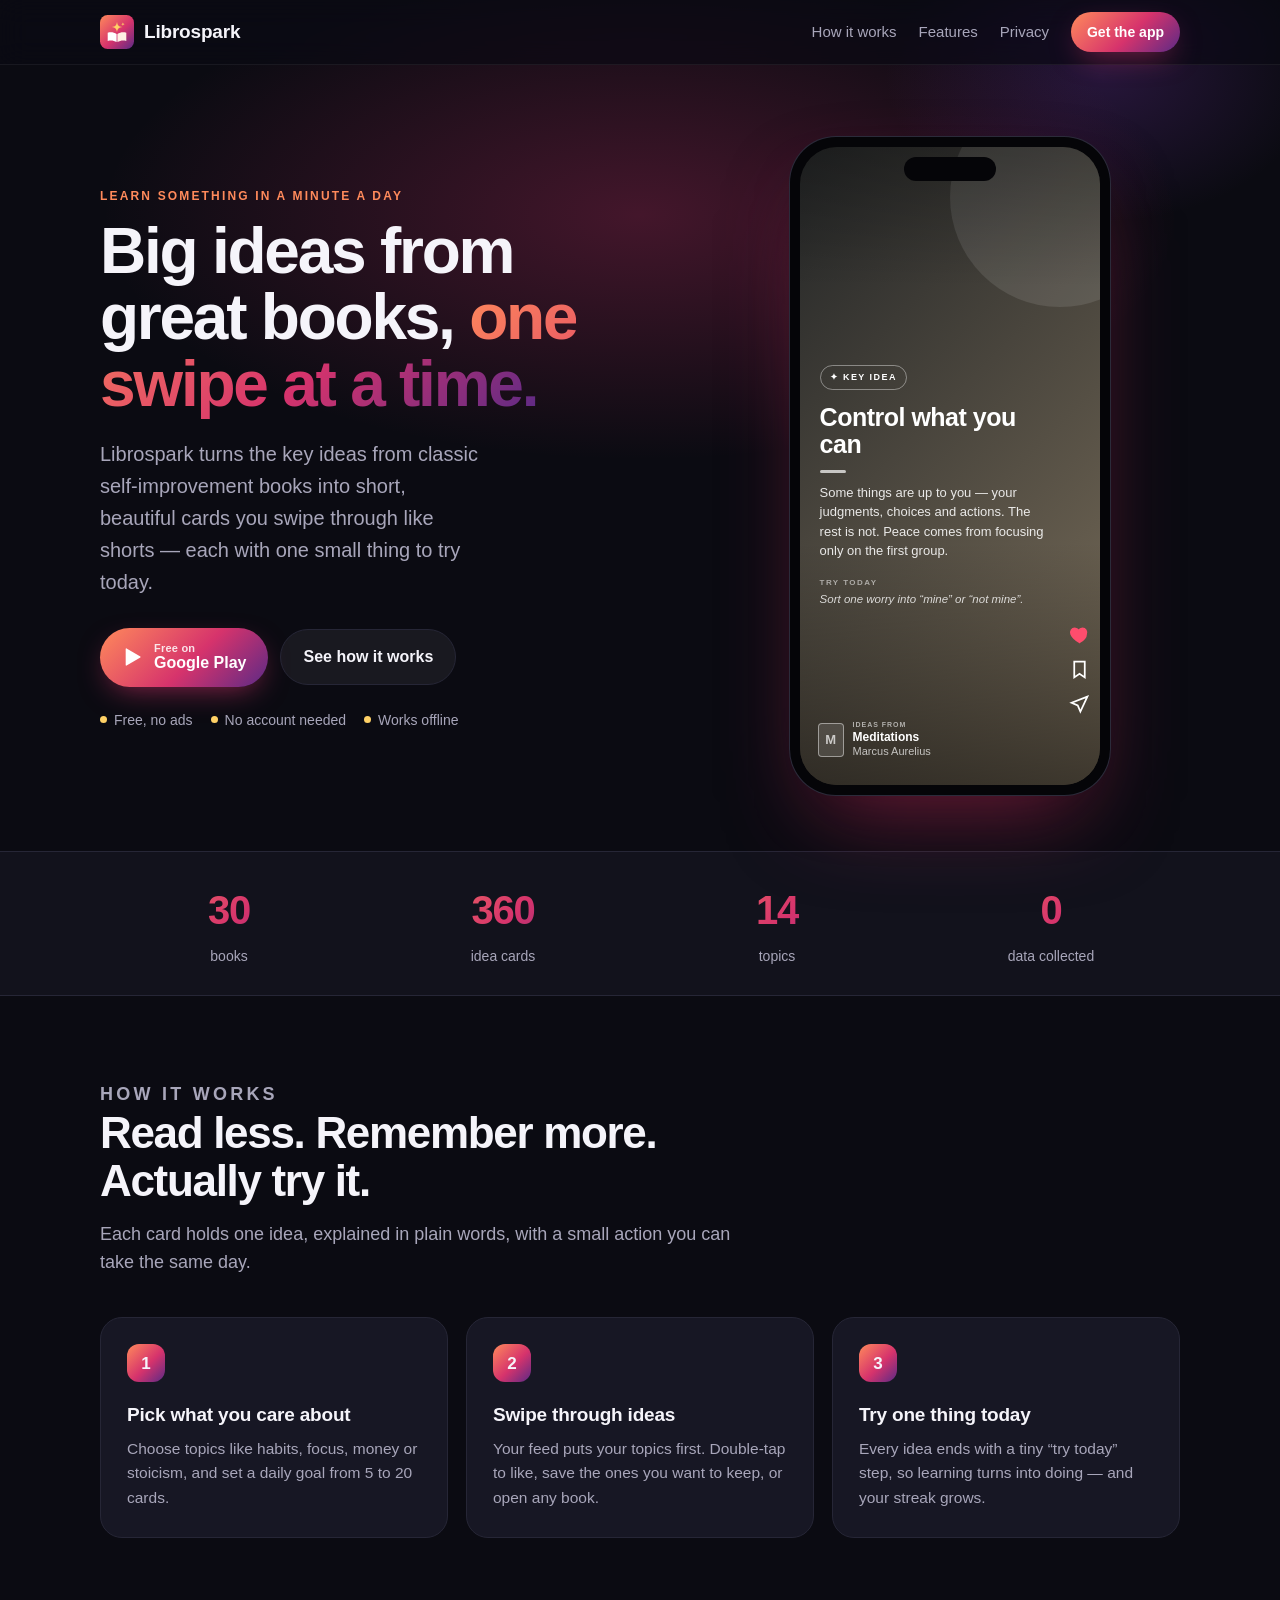
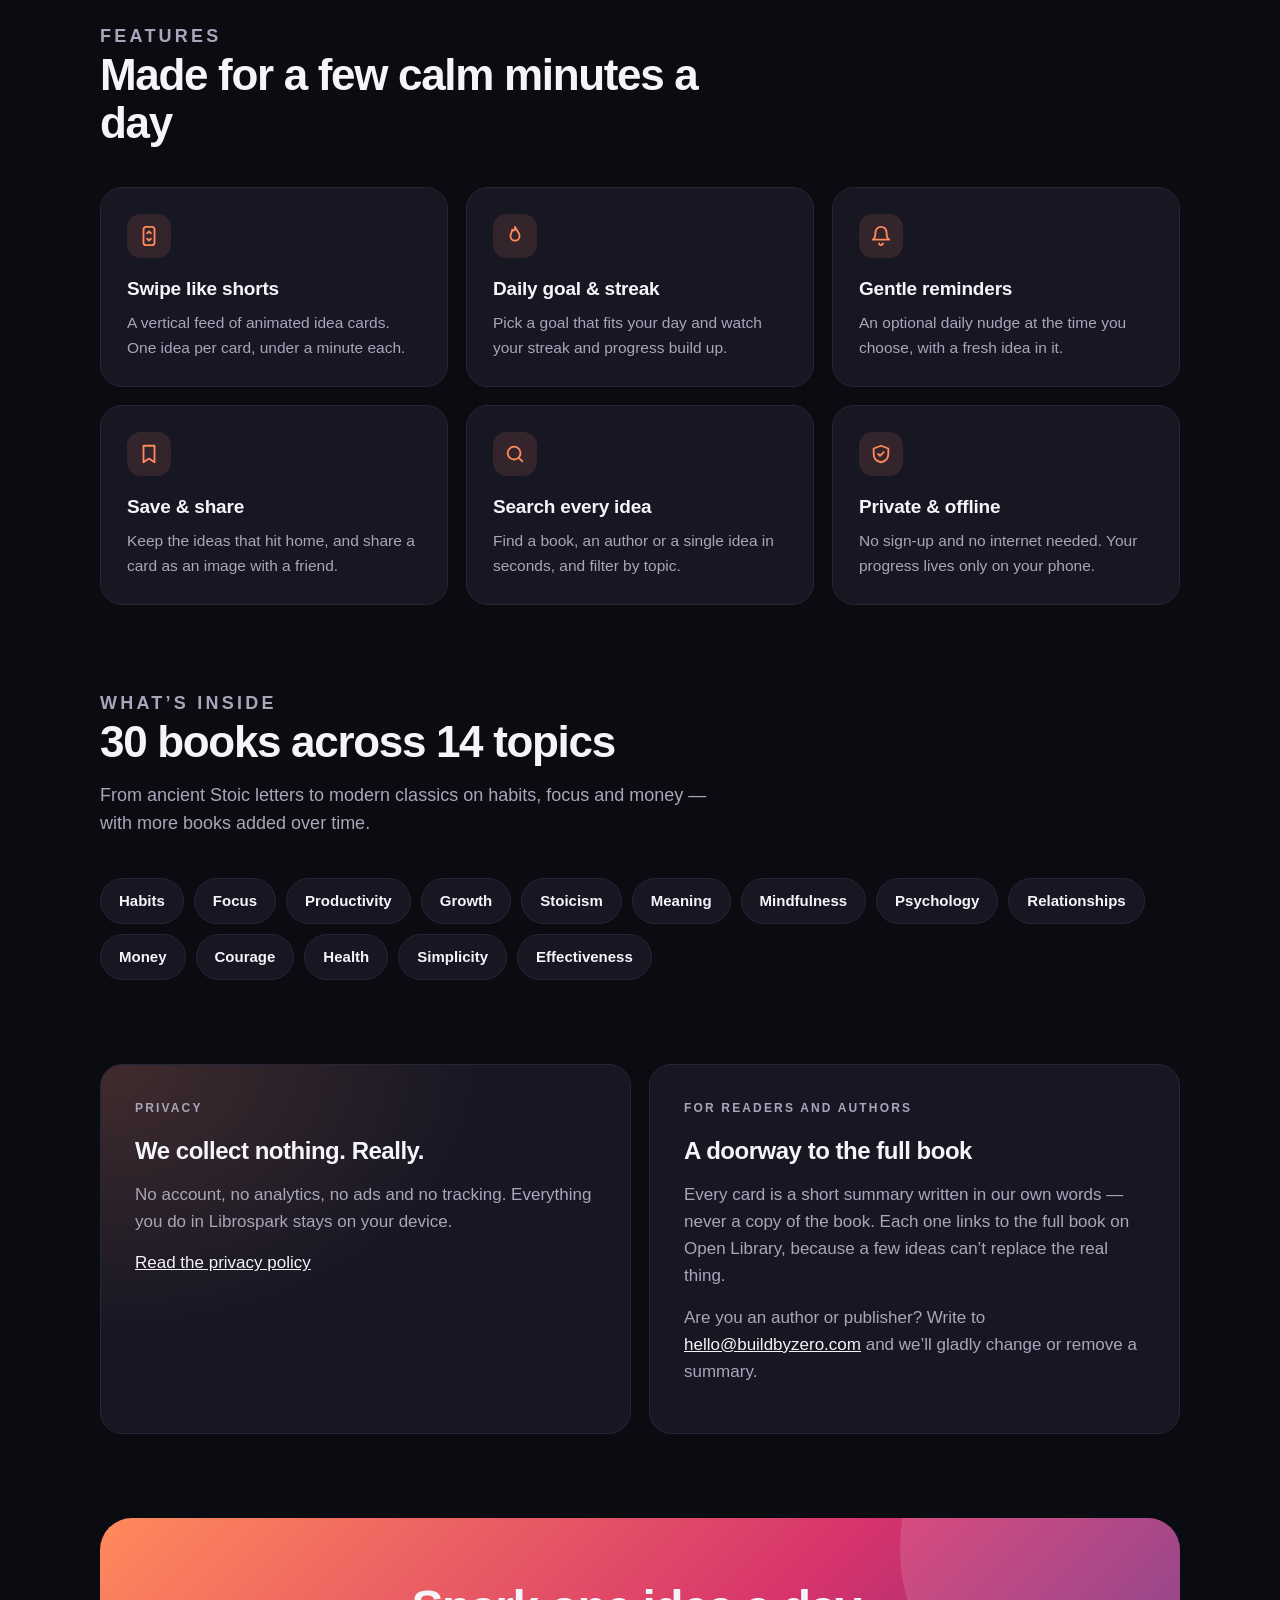
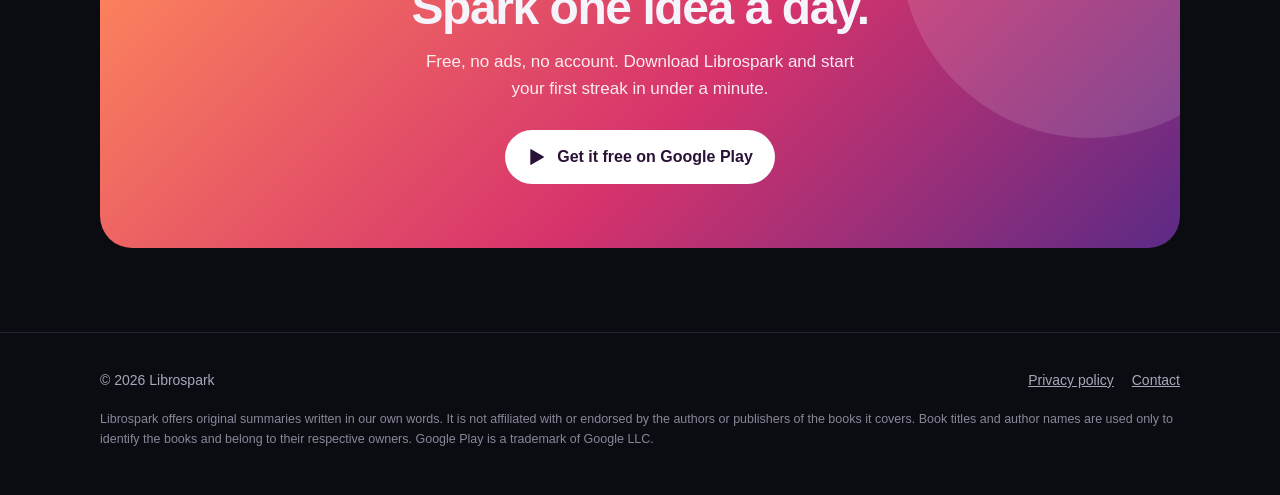
<file: index.html>
<!doctype html>
<html lang="en-GB">
<head>
  <meta charset="utf-8">
  <meta name="viewport" content="width=device-width, initial-scale=1">
  <title>Librospark: Book Summaries &amp; Key Ideas, One Swipe at a Time</title>
  <meta name="description" content="Librospark turns the key ideas from 30 classic self-improvement books into bite-sized cards you swipe through, each with one thing to try today. Free Android app: no ads, no account, works offline.">
  <link rel="canonical" href="https://librospark.com/">
  <meta name="robots" content="index, follow, max-image-preview:large">
  <meta name="theme-color" content="#0b0b12">
  <meta name="color-scheme" content="dark">

  <!-- Open Graph -->
  <meta property="og:type" content="website">
  <meta property="og:site_name" content="Librospark">
  <meta property="og:locale" content="en_GB">
  <meta property="og:url" content="https://librospark.com/">
  <meta property="og:title" content="Librospark: Big ideas from great books, one swipe at a time">
  <meta property="og:description" content="Key ideas from 30 classic self-improvement books as short cards you swipe through, each with one small thing to try today. Free, no ads, works offline.">
  <meta property="og:image" content="https://librospark.com/assets/og-image.jpg">
  <meta property="og:image:secure_url" content="https://librospark.com/assets/og-image.jpg">
  <meta property="og:image:type" content="image/jpeg">
  <meta property="og:image:width" content="1200">
  <meta property="og:image:height" content="630">
  <meta property="og:image:alt" content="Librospark app showing an idea card from Meditations by Marcus Aurelius, next to the line: Big ideas from great books, one swipe at a time.">

  <!-- Twitter / X -->
  <meta name="twitter:card" content="summary_large_image">
  <meta name="twitter:title" content="Librospark: Big ideas from great books, one swipe at a time">
  <meta name="twitter:description" content="Key ideas from 30 classic self-improvement books as short cards you swipe through. Free, no ads, works offline.">
  <meta name="twitter:image" content="https://librospark.com/assets/og-image.jpg">
  <meta name="twitter:image:alt" content="Librospark app showing an idea card from Meditations by Marcus Aurelius.">

  <link rel="icon" type="image/svg+xml" href="/assets/logo.svg">
  <link rel="icon" type="image/png" sizes="48x48" href="/assets/favicon.png">
  <link rel="apple-touch-icon" sizes="180x180" href="/assets/apple-touch-icon.png">

  <script type="application/ld+json">
  {
    "@context": "https://schema.org",
    "@graph": [
      {
        "@type": "WebSite",
        "@id": "https://librospark.com/#website",
        "url": "https://librospark.com/",
        "name": "Librospark",
        "inLanguage": "en-GB",
        "publisher": { "@id": "https://librospark.com/#organization" }
      },
      {
        "@type": "Organization",
        "@id": "https://librospark.com/#organization",
        "name": "Librospark",
        "url": "https://librospark.com/",
        "logo": "https://librospark.com/assets/apple-touch-icon.png",
        "email": "hello@buildbyzero.com",
        "sameAs": ["https://play.google.com/store/apps/details?id=com.librospark.app"]
      },
      {
        "@type": "MobileApplication",
        "@id": "https://librospark.com/#app",
        "name": "Librospark",
        "alternateName": "Librospark: Ideas from Books",
        "description": "Key ideas from 30 classic self-improvement books as short cards you swipe through, each with one small thing to try today. No ads, no account, works offline.",
        "url": "https://librospark.com/",
        "image": "https://librospark.com/assets/og-image.jpg",
        "operatingSystem": "Android",
        "applicationCategory": "EducationalApplication",
        "inLanguage": "en-GB",
        "installUrl": "https://play.google.com/store/apps/details?id=com.librospark.app",
        "downloadUrl": "https://play.google.com/store/apps/details?id=com.librospark.app",
        "offers": { "@type": "Offer", "price": "0", "priceCurrency": "USD" },
        "publisher": { "@id": "https://librospark.com/#organization" }
      }
    ]
  }
  </script>
  <link rel="stylesheet" href="/styles.css">
</head>
<body>
  <a class="skip" href="#main">Skip to content</a>

  <header class="nav">
    <div class="wrap">
      <a class="brand" href="/" aria-label="Librospark home">
        <img src="/assets/logo.svg" alt="" width="34" height="34">
        Librospark
      </a>
      <nav class="nav-links" aria-label="Main">
        <a href="#how">How it works</a>
        <a href="#features">Features</a>
        <a href="/privacy">Privacy</a>
        <a class="btn btn-primary" href="https://play.google.com/store/apps/details?id=com.librospark.app">Get the app</a>
      </nav>
    </div>
  </header>

  <main id="main">
    <section class="hero" aria-labelledby="hero-title">
      <div class="wrap">
        <div>
          <p class="eyebrow">Learn something in a minute a day</p>
          <h1 id="hero-title">Big ideas from great books, <span class="grad-text">one swipe at a time.</span></h1>
          <p class="lead">Librospark turns the key ideas from classic self-improvement books into short, beautiful cards you swipe through like shorts — each with one small thing to try today.</p>
          <div class="cta-row">
            <a class="btn btn-primary" href="https://play.google.com/store/apps/details?id=com.librospark.app">
              <svg width="22" height="22" viewBox="0 0 24 24" aria-hidden="true"><path fill="#fff" d="M4 3.2v17.6c0 .5.5.8 1 .6l15-8.8c.4-.3.4-.9 0-1.2L5 2.6c-.5-.2-1 .1-1 .6Z"/></svg>
              <span class="two-line"><small>Free on</small>Google Play</span>
            </a>
            <a class="btn btn-ghost" href="#how">See how it works</a>
          </div>
          <ul class="pills" aria-label="Highlights">
            <li>Free, no ads</li>
            <li>No account needed</li>
            <li>Works offline</li>
          </ul>
        </div>

        <div class="phone" role="img" aria-label="Librospark showing idea cards that change as you swipe">
          <div class="screen">
            <div class="track">
              <div class="slide s1">
                <span class="chip">✦ KEY IDEA</span>
                <h3>Control what you can</h3>
                <div class="rule"></div>
                <p>Some things are up to you — your judgments, choices and actions. The rest is not. Peace comes from focusing only on the first group.</p>
                <span class="try">TRY TODAY</span>
                <p>Sort one worry into “mine” or “not mine”.</p>
                <div class="from"><span class="badge">M</span><div><i>IDEAS FROM</i><b>Meditations</b><span>Marcus Aurelius</span></div></div>
              </div>
              <div class="slide s2">
                <span class="chip">✦ KEY IDEA</span>
                <h3>Time is all we own</h3>
                <div class="rule"></div>
                <p>We guard our money but give away our time freely. Yet time is the one thing we can never earn back.</p>
                <span class="try">TRY TODAY</span>
                <p>Notice who or what took your time today.</p>
                <div class="from"><span class="badge">L</span><div><i>IDEAS FROM</i><b>Letters from a Stoic</b><span>Seneca</span></div></div>
              </div>
              <div class="slide s3" style="background: linear-gradient(135deg, #b8860b, #5a3a12)">
                <span class="chip">⚡ TRY THIS</span>
                <h3>Keep a part of all you earn</h3>
                <div class="rule"></div>
                <p>Of every coin you earn, set aside at least one in ten for yourself. It is the first rule of building wealth.</p>
                <span class="try">TRY TODAY</span>
                <p>Save 10% of your next income.</p>
                <div class="from"><span class="badge">R</span><div><i>IDEAS FROM</i><b>The Richest Man in Babylon</b><span>George S. Clason</span></div></div>
              </div>
            </div>
            <div class="rail" aria-hidden="true">
              <svg viewBox="0 0 24 24"><path class="liked" d="M12 21s-7.5-4.6-9.5-9.4C1.2 8.4 3.3 5 6.6 5c2 0 3.4 1.1 4.4 2.5C12 6.1 13.4 5 15.4 5c3.3 0 5.4 3.4 4.1 6.6C19.5 16.4 12 21 12 21Z"/></svg>
              <svg viewBox="0 0 24 24"><path d="M6 3h12v18l-6-4-6 4V3Z"/></svg>
              <svg viewBox="0 0 24 24"><path d="M21 3 3 10l7 3 3 7 8-17Z"/></svg>
            </div>
          </div>
        </div>
      </div>
    </section>

    <div class="stats">
      <div class="wrap">
        <ul>
          <li><strong class="grad-text">30</strong><span>books</span></li>
          <li><strong class="grad-text">360</strong><span>idea cards</span></li>
          <li><strong class="grad-text">14</strong><span>topics</span></li>
          <li><strong class="grad-text">0</strong><span>data collected</span></li>
        </ul>
      </div>
    </div>

    <section id="how" aria-labelledby="how-title">
      <div class="wrap">
        <div class="section-head">
          <p class="eyebrow">How it works</p>
          <h2 id="how-title">Read less. Remember more. Actually try it.</h2>
          <p>Each card holds one idea, explained in plain words, with a small action you can take the same day.</p>
        </div>
        <ol class="steps">
          <li><h3>Pick what you care about</h3><p>Choose topics like habits, focus, money or stoicism, and set a daily goal from 5 to 20 cards.</p></li>
          <li><h3>Swipe through ideas</h3><p>Your feed puts your topics first. Double-tap to like, save the ones you want to keep, or open any book.</p></li>
          <li><h3>Try one thing today</h3><p>Every idea ends with a tiny “try today” step, so learning turns into doing — and your streak grows.</p></li>
        </ol>
      </div>
    </section>

    <section id="features" aria-labelledby="features-title" style="padding-top:0">
      <div class="wrap">
        <div class="section-head">
          <p class="eyebrow">Features</p>
          <h2 id="features-title">Made for a few calm minutes a day</h2>
        </div>
        <div class="features">
          <div class="feature">
            <div class="ic"><svg viewBox="0 0 24 24"><rect x="6" y="2" width="12" height="20" rx="3"/><path d="M10 9l2-2 2 2M10 15l2 2 2-2"/></svg></div>
            <h3>Swipe like shorts</h3><p>A vertical feed of animated idea cards. One idea per card, under a minute each.</p>
          </div>
          <div class="feature">
            <div class="ic"><svg viewBox="0 0 24 24"><path d="M12 2c1 4 5 5 5 10a5 5 0 0 1-10 0c0-3 2-4 2-7 2 1 3 2 3-3Z"/></svg></div>
            <h3>Daily goal &amp; streak</h3><p>Pick a goal that fits your day and watch your streak and progress build up.</p>
          </div>
          <div class="feature">
            <div class="ic"><svg viewBox="0 0 24 24"><path d="M18 8a6 6 0 0 0-12 0c0 7-3 8-3 8h18s-3-1-3-8M10 20a2 2 0 0 0 4 0"/></svg></div>
            <h3>Gentle reminders</h3><p>An optional daily nudge at the time you choose, with a fresh idea in it.</p>
          </div>
          <div class="feature">
            <div class="ic"><svg viewBox="0 0 24 24"><path d="M6 3h12v18l-6-4-6 4V3Z"/></svg></div>
            <h3>Save &amp; share</h3><p>Keep the ideas that hit home, and share a card as an image with a friend.</p>
          </div>
          <div class="feature">
            <div class="ic"><svg viewBox="0 0 24 24"><circle cx="11" cy="11" r="7"/><path d="m20 20-3.5-3.5"/></svg></div>
            <h3>Search every idea</h3><p>Find a book, an author or a single idea in seconds, and filter by topic.</p>
          </div>
          <div class="feature">
            <div class="ic"><svg viewBox="0 0 24 24"><path d="M12 3 4 6v6c0 5 3.5 8 8 9 4.5-1 8-4 8-9V6l-8-3Z"/><path d="m9 12 2 2 4-4"/></svg></div>
            <h3>Private &amp; offline</h3><p>No sign-up and no internet needed. Your progress lives only on your phone.</p>
          </div>
        </div>
      </div>
    </section>

    <section aria-labelledby="topics-title" style="padding-top:0">
      <div class="wrap">
        <div class="section-head">
          <p class="eyebrow">What’s inside</p>
          <h2 id="topics-title">30 books across 14 topics</h2>
          <p>From ancient Stoic letters to modern classics on habits, focus and money — with more books added over time.</p>
        </div>
        <ul class="topics">
          <li>Habits</li><li>Focus</li><li>Productivity</li><li>Growth</li><li>Stoicism</li><li>Meaning</li><li>Mindfulness</li>
          <li>Psychology</li><li>Relationships</li><li>Money</li><li>Courage</li><li>Health</li><li>Simplicity</li><li>Effectiveness</li>
        </ul>
      </div>
    </section>

    <section aria-label="Privacy and authors" style="padding-top:0">
      <div class="wrap split">
        <div class="panel glow">
          <p class="eyebrow">Privacy</p>
          <h3>We collect nothing. Really.</h3>
          <p>No account, no analytics, no ads and no tracking. Everything you do in Librospark stays on your device.</p>
          <p><a href="/privacy">Read the privacy policy</a></p>
        </div>
        <div class="panel">
          <p class="eyebrow">For readers and authors</p>
          <h3>A doorway to the full book</h3>
          <p>Every card is a short summary written in our own words — never a copy of the book. Each one links to the full book on Open Library, because a few ideas can’t replace the real thing.</p>
          <p>Are you an author or publisher? Write to <a href="mailto:hello@buildbyzero.com">hello@buildbyzero.com</a> and we’ll gladly change or remove a summary.</p>
        </div>
      </div>
    </section>

    <section class="final" aria-labelledby="final-title" style="padding-top:0">
      <div class="wrap">
        <div class="box">
          <h2 id="final-title">Spark one idea a day.</h2>
          <p>Free, no ads, no account. Download Librospark and start your first streak in under a minute.</p>
          <a class="btn" href="https://play.google.com/store/apps/details?id=com.librospark.app">
            <svg width="20" height="20" viewBox="0 0 24 24" aria-hidden="true"><path fill="#2a1236" d="M4 3.2v17.6c0 .5.5.8 1 .6l15-8.8c.4-.3.4-.9 0-1.2L5 2.6c-.5-.2-1 .1-1 .6Z"/></svg>
            Get it free on Google Play
          </a>
        </div>
      </div>
    </section>
  </main>

  <footer>
    <div class="wrap">
      <span>© 2026 Librospark</span>
      <nav aria-label="Footer">
        <a href="/privacy">Privacy policy</a>
        <a href="mailto:hello@buildbyzero.com">Contact</a>
      </nav>
      <p class="fine">Librospark offers original summaries written in our own words. It is not affiliated with or endorsed by the authors or publishers of the books it covers. Book titles and author names are used only to identify the books and belong to their respective owners. Google Play is a trademark of Google LLC.</p>
    </div>
  </footer>
</body>
</html>
</file>
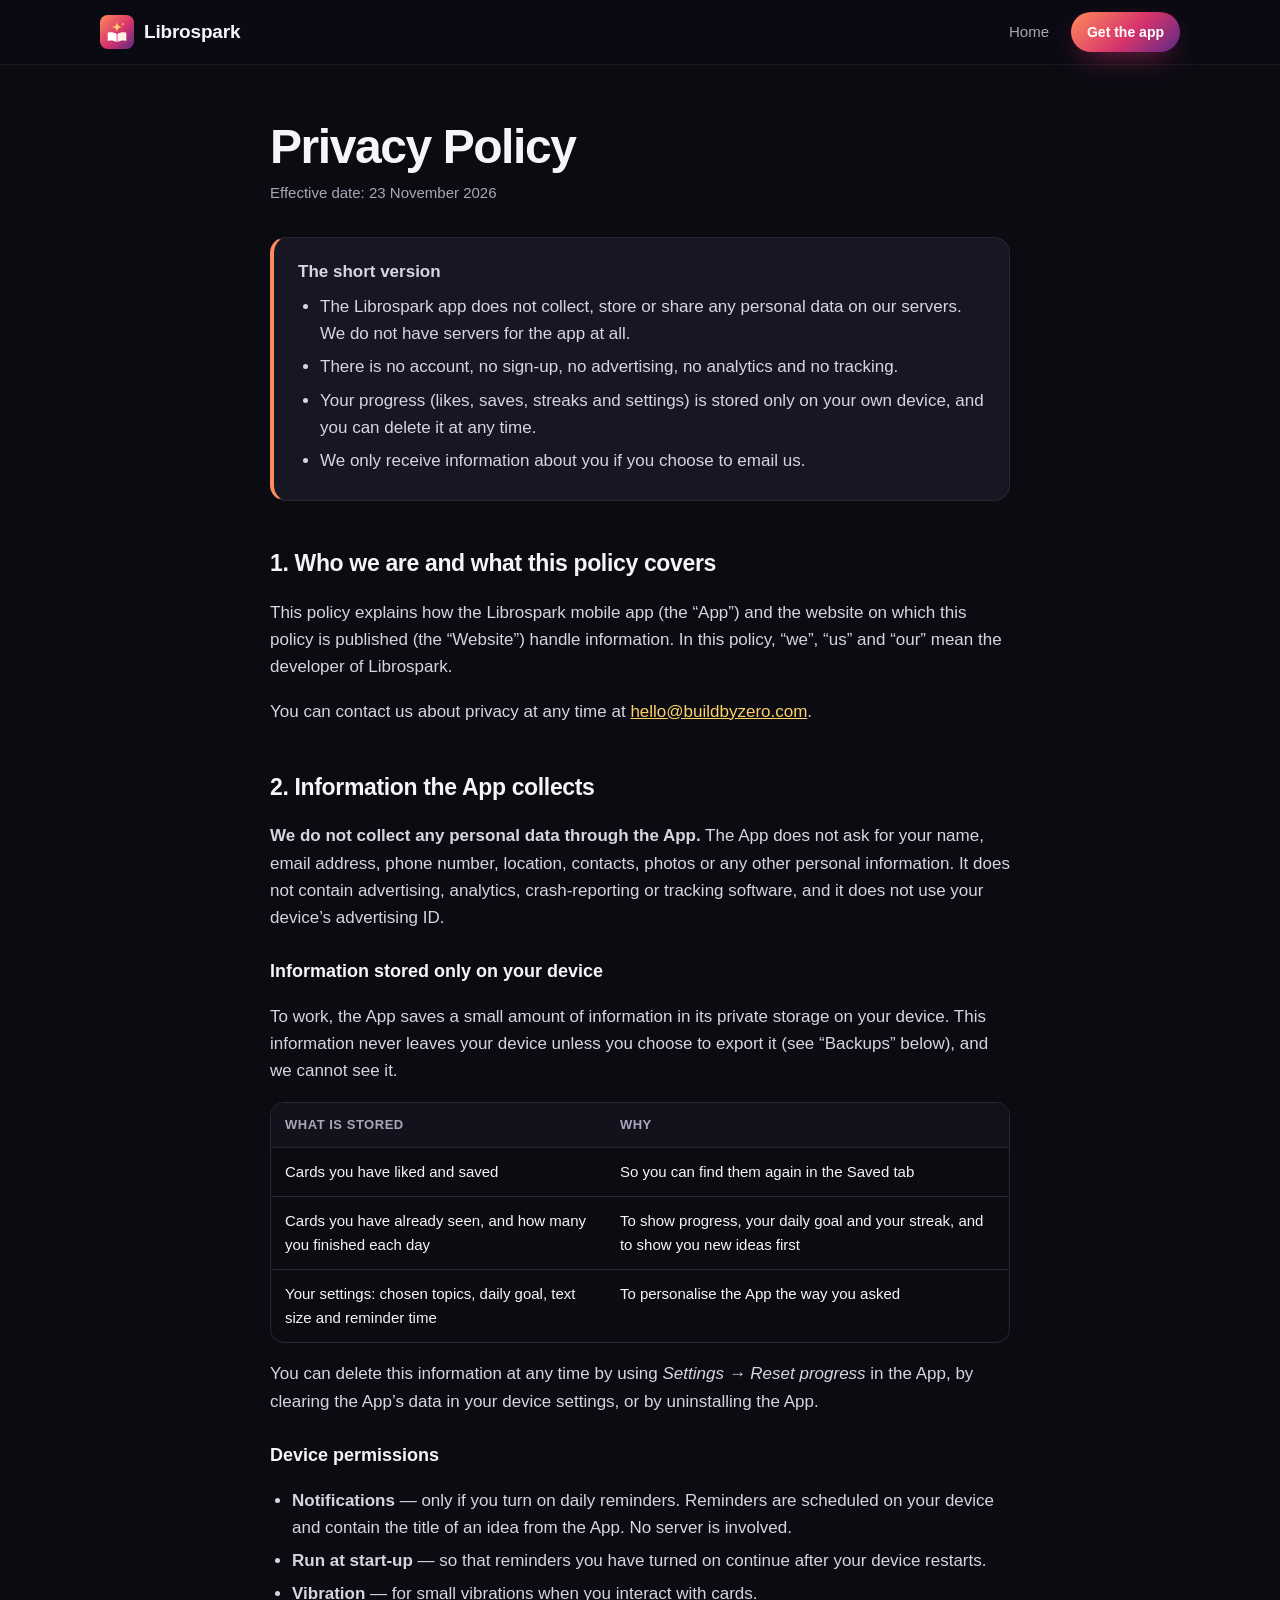
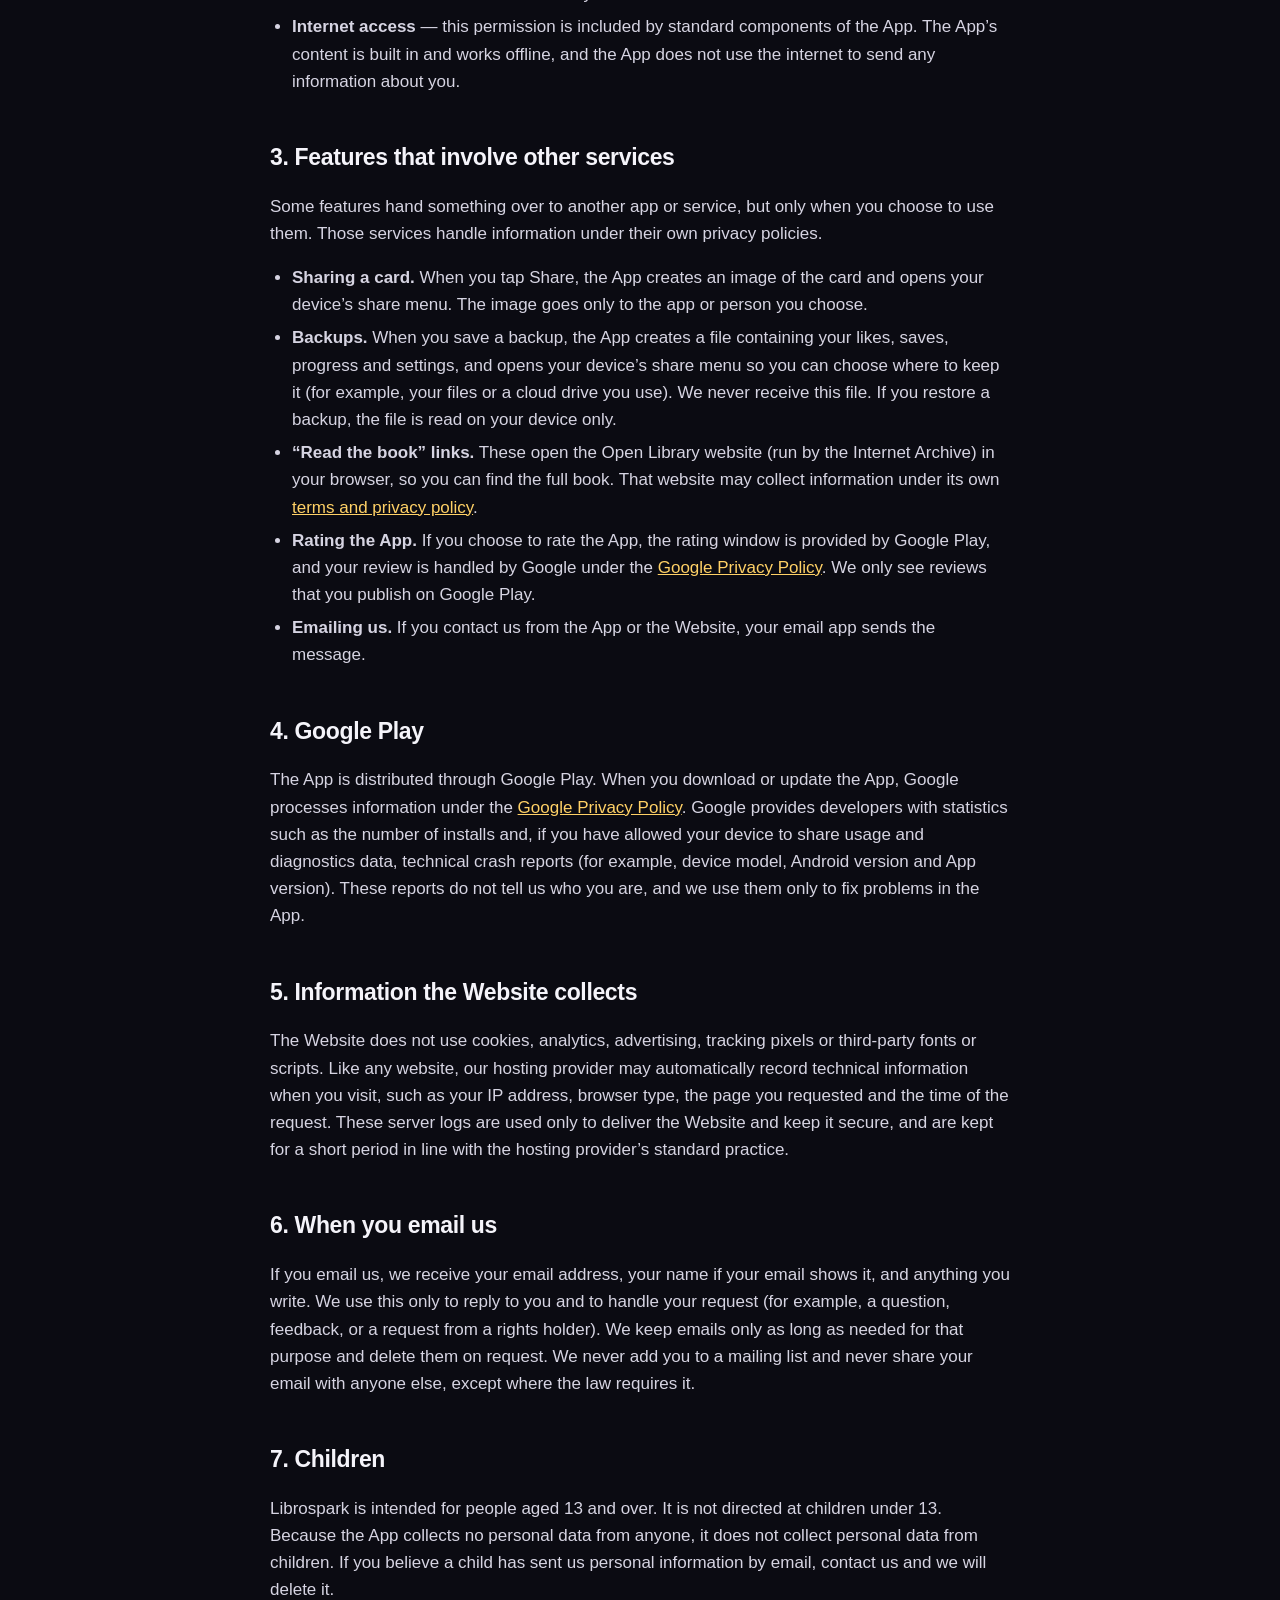
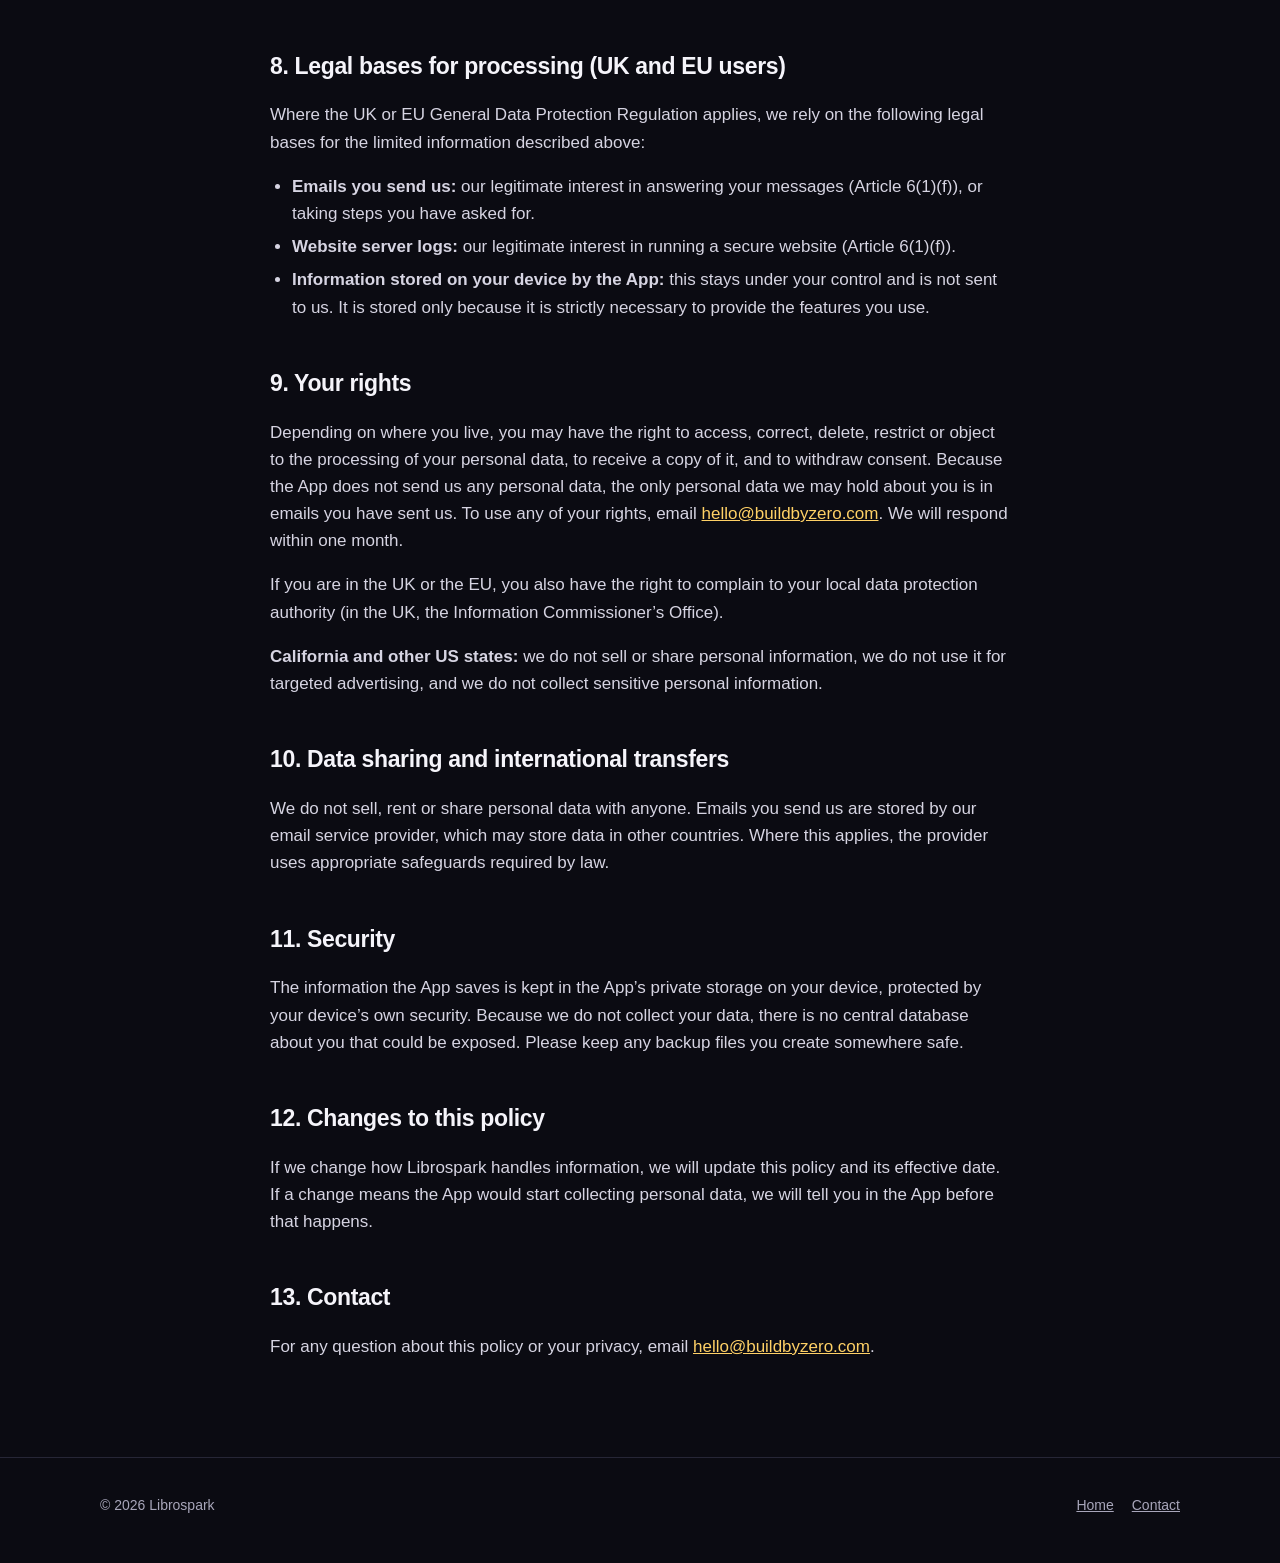
<file: privacy.html>
<!doctype html>
<html lang="en-GB">
<head>
  <meta charset="utf-8">
  <meta name="viewport" content="width=device-width, initial-scale=1">
  <title>Privacy Policy · Librospark</title>
  <meta name="description" content="How Librospark handles your information: the app collects no personal data, has no ads, analytics or tracking, and everything stays on your device.">
  <link rel="canonical" href="https://librospark.com/privacy">
  <meta name="theme-color" content="#0b0b12">
  <meta name="color-scheme" content="dark">

  <meta property="og:type" content="article">
  <meta property="og:site_name" content="Librospark">
  <meta property="og:locale" content="en_GB">
  <meta property="og:url" content="https://librospark.com/privacy">
  <meta property="og:title" content="Privacy Policy · Librospark">
  <meta property="og:description" content="Librospark collects no personal data. No account, no ads, no analytics, no tracking. Everything stays on your device.">
  <meta property="og:image" content="https://librospark.com/assets/og-image.jpg">
  <meta property="og:image:type" content="image/jpeg">
  <meta property="og:image:width" content="1200">
  <meta property="og:image:height" content="630">
  <meta property="og:image:alt" content="Librospark: Big ideas from great books, one swipe at a time.">
  <meta name="twitter:card" content="summary_large_image">
  <meta name="twitter:image" content="https://librospark.com/assets/og-image.jpg">

  <link rel="icon" type="image/svg+xml" href="/assets/logo.svg">
  <link rel="icon" type="image/png" sizes="48x48" href="/assets/favicon.png">
  <link rel="apple-touch-icon" sizes="180x180" href="/assets/apple-touch-icon.png">
  <link rel="stylesheet" href="/styles.css">
</head>
<body>
  <a class="skip" href="#main">Skip to content</a>

  <header class="nav">
    <div class="wrap">
      <a class="brand" href="/" aria-label="Librospark home">
        <img src="/assets/logo.svg" alt="" width="34" height="34">
        Librospark
      </a>
      <nav class="nav-links" aria-label="Main">
        <a href="/">Home</a>
        <a class="btn btn-primary" href="https://play.google.com/store/apps/details?id=com.librospark.app">Get the app</a>
      </nav>
    </div>
  </header>

  <main id="main" class="legal">
    <div class="wrap">
      <h1>Privacy Policy</h1>
      <p class="meta">Effective date: 23 November 2026</p>

      <div class="summary">
        <p><strong>The short version</strong></p>
        <ul>
          <li>The Librospark app does not collect, store or share any personal data on our servers. We do not have servers for the app at all.</li>
          <li>There is no account, no sign-up, no advertising, no analytics and no tracking.</li>
          <li>Your progress (likes, saves, streaks and settings) is stored only on your own device, and you can delete it at any time.</li>
          <li>We only receive information about you if you choose to email us.</li>
        </ul>
      </div>

      <h2>1. Who we are and what this policy covers</h2>
      <p>This policy explains how the Librospark mobile app (the “App”) and the website on which this policy is published (the “Website”) handle information. In this policy, “we”, “us” and “our” mean the developer of Librospark.</p>
      <p>You can contact us about privacy at any time at <a href="mailto:hello@buildbyzero.com">hello@buildbyzero.com</a>.</p>

      <h2>2. Information the App collects</h2>
      <p><strong>We do not collect any personal data through the App.</strong> The App does not ask for your name, email address, phone number, location, contacts, photos or any other personal information. It does not contain advertising, analytics, crash-reporting or tracking software, and it does not use your device’s advertising ID.</p>

      <h3>Information stored only on your device</h3>
      <p>To work, the App saves a small amount of information in its private storage on your device. This information never leaves your device unless you choose to export it (see “Backups” below), and we cannot see it.</p>
      <div class="table-wrap">
        <table>
          <thead><tr><th>What is stored</th><th>Why</th></tr></thead>
          <tbody>
            <tr><td>Cards you have liked and saved</td><td>So you can find them again in the Saved tab</td></tr>
            <tr><td>Cards you have already seen, and how many you finished each day</td><td>To show progress, your daily goal and your streak, and to show you new ideas first</td></tr>
            <tr><td>Your settings: chosen topics, daily goal, text size and reminder time</td><td>To personalise the App the way you asked</td></tr>
          </tbody>
        </table>
      </div>
      <p>You can delete this information at any time by using <em>Settings → Reset progress</em> in the App, by clearing the App’s data in your device settings, or by uninstalling the App.</p>

      <h3>Device permissions</h3>
      <ul>
        <li><strong>Notifications</strong> — only if you turn on daily reminders. Reminders are scheduled on your device and contain the title of an idea from the App. No server is involved.</li>
        <li><strong>Run at start-up</strong> — so that reminders you have turned on continue after your device restarts.</li>
        <li><strong>Vibration</strong> — for small vibrations when you interact with cards.</li>
        <li><strong>Internet access</strong> — this permission is included by standard components of the App. The App’s content is built in and works offline, and the App does not use the internet to send any information about you.</li>
      </ul>

      <h2>3. Features that involve other services</h2>
      <p>Some features hand something over to another app or service, but only when you choose to use them. Those services handle information under their own privacy policies.</p>
      <ul>
        <li><strong>Sharing a card.</strong> When you tap Share, the App creates an image of the card and opens your device’s share menu. The image goes only to the app or person you choose.</li>
        <li><strong>Backups.</strong> When you save a backup, the App creates a file containing your likes, saves, progress and settings, and opens your device’s share menu so you can choose where to keep it (for example, your files or a cloud drive you use). We never receive this file. If you restore a backup, the file is read on your device only.</li>
        <li><strong>“Read the book” links.</strong> These open the Open Library website (run by the Internet Archive) in your browser, so you can find the full book. That website may collect information under its own <a href="https://archive.org/about/terms">terms and privacy policy</a>.</li>
        <li><strong>Rating the App.</strong> If you choose to rate the App, the rating window is provided by Google Play, and your review is handled by Google under the <a href="https://policies.google.com/privacy">Google Privacy Policy</a>. We only see reviews that you publish on Google Play.</li>
        <li><strong>Emailing us.</strong> If you contact us from the App or the Website, your email app sends the message.</li>
      </ul>

      <h2>4. Google Play</h2>
      <p>The App is distributed through Google Play. When you download or update the App, Google processes information under the <a href="https://policies.google.com/privacy">Google Privacy Policy</a>. Google provides developers with statistics such as the number of installs and, if you have allowed your device to share usage and diagnostics data, technical crash reports (for example, device model, Android version and App version). These reports do not tell us who you are, and we use them only to fix problems in the App.</p>

      <h2>5. Information the Website collects</h2>
      <p>The Website does not use cookies, analytics, advertising, tracking pixels or third-party fonts or scripts. Like any website, our hosting provider may automatically record technical information when you visit, such as your IP address, browser type, the page you requested and the time of the request. These server logs are used only to deliver the Website and keep it secure, and are kept for a short period in line with the hosting provider’s standard practice.</p>

      <h2>6. When you email us</h2>
      <p>If you email us, we receive your email address, your name if your email shows it, and anything you write. We use this only to reply to you and to handle your request (for example, a question, feedback, or a request from a rights holder). We keep emails only as long as needed for that purpose and delete them on request. We never add you to a mailing list and never share your email with anyone else, except where the law requires it.</p>

      <h2>7. Children</h2>
      <p>Librospark is intended for people aged 13 and over. It is not directed at children under 13. Because the App collects no personal data from anyone, it does not collect personal data from children. If you believe a child has sent us personal information by email, contact us and we will delete it.</p>

      <h2>8. Legal bases for processing (UK and EU users)</h2>
      <p>Where the UK or EU General Data Protection Regulation applies, we rely on the following legal bases for the limited information described above:</p>
      <ul>
        <li><strong>Emails you send us:</strong> our legitimate interest in answering your messages (Article 6(1)(f)), or taking steps you have asked for.</li>
        <li><strong>Website server logs:</strong> our legitimate interest in running a secure website (Article 6(1)(f)).</li>
        <li><strong>Information stored on your device by the App:</strong> this stays under your control and is not sent to us. It is stored only because it is strictly necessary to provide the features you use.</li>
      </ul>

      <h2>9. Your rights</h2>
      <p>Depending on where you live, you may have the right to access, correct, delete, restrict or object to the processing of your personal data, to receive a copy of it, and to withdraw consent. Because the App does not send us any personal data, the only personal data we may hold about you is in emails you have sent us. To use any of your rights, email <a href="mailto:hello@buildbyzero.com">hello@buildbyzero.com</a>. We will respond within one month.</p>
      <p>If you are in the UK or the EU, you also have the right to complain to your local data protection authority (in the UK, the Information Commissioner’s Office).</p>
      <p><strong>California and other US states:</strong> we do not sell or share personal information, we do not use it for targeted advertising, and we do not collect sensitive personal information.</p>

      <h2>10. Data sharing and international transfers</h2>
      <p>We do not sell, rent or share personal data with anyone. Emails you send us are stored by our email service provider, which may store data in other countries. Where this applies, the provider uses appropriate safeguards required by law.</p>

      <h2>11. Security</h2>
      <p>The information the App saves is kept in the App’s private storage on your device, protected by your device’s own security. Because we do not collect your data, there is no central database about you that could be exposed. Please keep any backup files you create somewhere safe.</p>

      <h2>12. Changes to this policy</h2>
      <p>If we change how Librospark handles information, we will update this policy and its effective date. If a change means the App would start collecting personal data, we will tell you in the App before that happens.</p>

      <h2>13. Contact</h2>
      <p>For any question about this policy or your privacy, email <a href="mailto:hello@buildbyzero.com">hello@buildbyzero.com</a>.</p>
    </div>
  </main>

  <footer>
    <div class="wrap">
      <span>© 2026 Librospark</span>
      <nav aria-label="Footer">
        <a href="/">Home</a>
        <a href="mailto:hello@buildbyzero.com">Contact</a>
      </nav>
    </div>
  </footer>
</body>
</html>
</file>
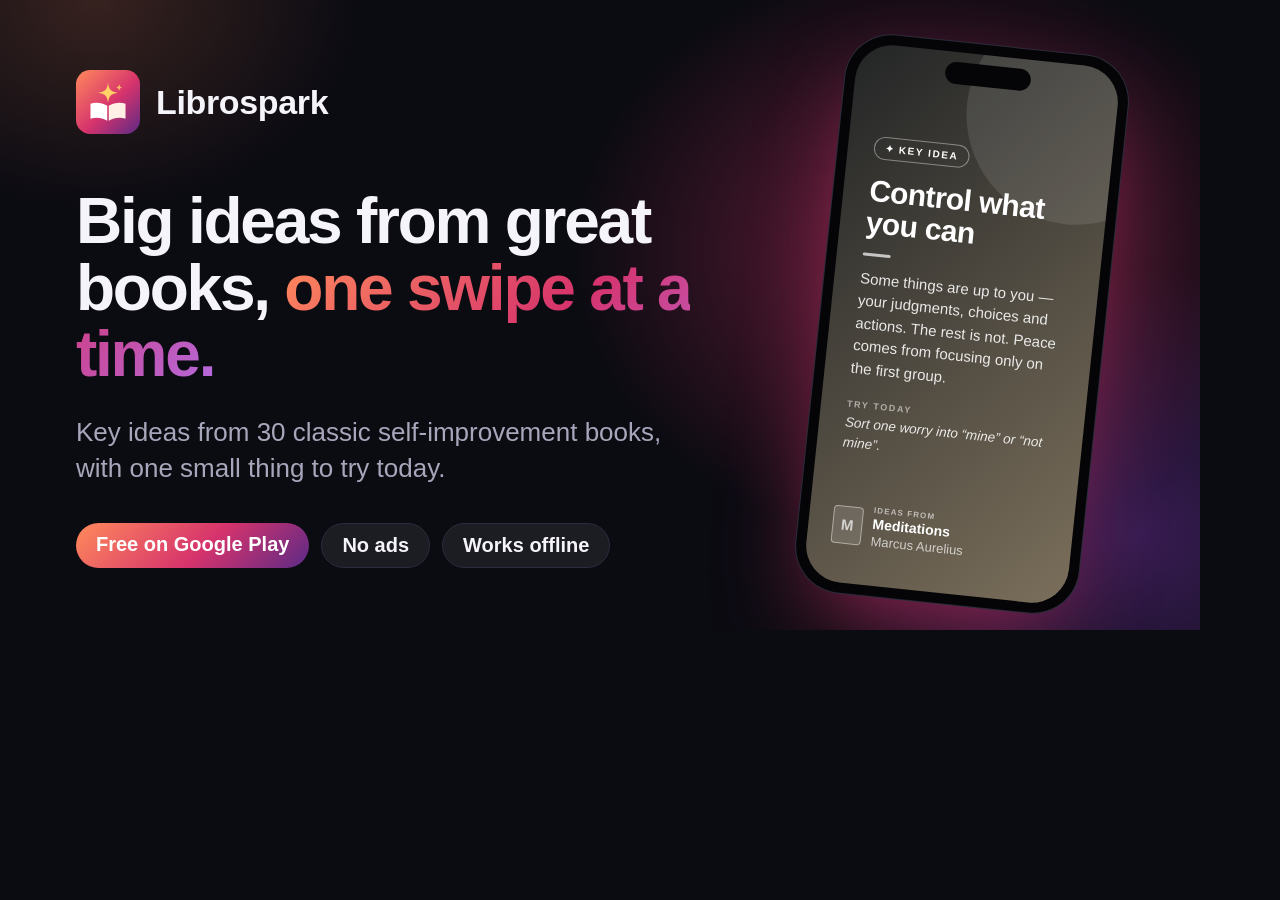
<file: tools/og-image.html>
<!doctype html>
<!--
  Source for assets/og-image.jpg (1200x630 social preview).
  Regenerate from the repo root (macOS) with:
    "/Applications/Google Chrome.app/Contents/MacOS/Google Chrome" --headless --hide-scrollbars \
      --window-size=1200,630 --screenshot=/tmp/og.png "file://$PWD/tools/og-image.html"
    sips -s format jpeg -s formatOptions 88 /tmp/og.png --out assets/og-image.jpg
  Pages serves this file too; _headers marks it noindex.
-->
<html lang="en">
<head>
<meta charset="utf-8">
<style>
  * { box-sizing: border-box; }
  html, body { margin: 0; width: 1200px; height: 630px; overflow: hidden; }
  body {
    background: #0b0b12;
    color: #f5f4fa;
    font-family: -apple-system, BlinkMacSystemFont, "Segoe UI", Roboto, "Helvetica Neue", Arial, sans-serif;
    -webkit-font-smoothing: antialiased;
    position: relative;
  }
  .glow { position: absolute; inset: 0;
    background:
      radial-gradient(520px 420px at 78% 40%, rgba(214, 51, 108, .45), transparent 70%),
      radial-gradient(460px 380px at 95% 85%, rgba(91, 42, 134, .55), transparent 70%),
      radial-gradient(380px 300px at 8% 0%, rgba(255, 138, 91, .18), transparent 70%); }
  .left { position: absolute; left: 76px; top: 70px; width: 640px; }
  .brand { display: flex; align-items: center; gap: 16px; font-size: 34px; font-weight: 800; letter-spacing: -.01em; }
  .brand img { width: 64px; height: 64px; }
  h1 { font-size: 64px; line-height: 1.04; letter-spacing: -.035em; font-weight: 900; margin: 54px 0 26px; }
  .grad { background: linear-gradient(135deg, #ff8a5b 0%, #d6336c 55%, #b46be0 100%); -webkit-background-clip: text; background-clip: text; color: transparent; }
  .sub { font-size: 26px; color: #a8a6ba; margin: 0; line-height: 1.4; }
  .pills { position: absolute; left: 76px; bottom: 62px; display: flex; gap: 12px; }
  .pill { font-size: 20px; font-weight: 700; padding: 10px 20px; border-radius: 999px; background: rgba(255,255,255,.07); border: 1px solid #2c2c3e; }
  .pill.play { background: linear-gradient(135deg, #ff8a5b, #d6336c 55%, #5b2a86); border: 0; color: #fff; }

  .phone { position: absolute; right: 96px; top: 44px; width: 284px; height: 560px; border-radius: 46px; padding: 10px; background: #050508;
    box-shadow: 0 0 0 1px #2b2b3a, 0 40px 90px -20px rgba(214, 51, 108, .6); transform: rotate(6deg); }
  .phone::after { content: ""; position: absolute; top: 20px; left: 50%; width: 86px; height: 22px; margin-left: -43px; background: #050508; border-radius: 20px; }
  .screen { height: 100%; border-radius: 37px; overflow: hidden; position: relative; color: #fff;
    background: linear-gradient(135deg, #232526, #7b6f5b); padding: 92px 26px 0; }
  .screen::before { content: ""; position: absolute; top: -60px; right: -70px; width: 220px; height: 220px; border-radius: 50%; background: rgba(255,255,255,.1); }
  .chip { display: inline-block; font-size: 10px; font-weight: 800; letter-spacing: .16em; border: 1px solid rgba(255,255,255,.4); border-radius: 999px; padding: 5px 10px; margin-bottom: 16px; }
  .screen h3 { font-size: 30px; line-height: 1.06; letter-spacing: -.02em; margin: 0; font-weight: 900; }
  .rule { width: 28px; height: 3px; border-radius: 2px; background: rgba(255,255,255,.7); margin: 14px 0 12px; }
  .screen p { margin: 0; font-size: 15px; line-height: 1.5; color: rgba(255,255,255,.88); }
  .try { display: block; margin-top: 20px; font-size: 9px; font-weight: 800; letter-spacing: .18em; color: rgba(255,255,255,.55); }
  .try + p { font-style: italic; font-size: 13.5px; margin-top: 4px; }
  .from { position: absolute; left: 24px; bottom: 36px; display: flex; gap: 10px; align-items: center; font-size: 13px; line-height: 1.25; }
  .from i { font-style: normal; display: block; font-size: 8px; font-weight: 800; letter-spacing: .14em; color: rgba(255,255,255,.6); }
  .from b { display: block; font-size: 14px; }
  .from span { color: rgba(255,255,255,.7); }
  .badge { width: 30px; height: 38px; border-radius: 4px; border: 1px solid rgba(255,255,255,.45); display: grid; place-items: center; font-weight: 900; font-size: 15px; background: rgba(255,255,255,.12); }
</style>
</head>
<body>
  <div class="glow"></div>
  <div class="left">
    <div class="brand"><img src="../assets/logo.svg" alt="">Librospark</div>
    <h1>Big ideas from great books, <span class="grad">one swipe at a time.</span></h1>
    <p class="sub">Key ideas from 30 classic self-improvement books,<br>with one small thing to try today.</p>
  </div>
  <div class="pills">
    <span class="pill play">Free on Google Play</span>
    <span class="pill">No ads</span>
    <span class="pill">Works offline</span>
  </div>

  <div class="phone">
    <div class="screen">
      <span class="chip">✦ KEY IDEA</span>
      <h3>Control what you can</h3>
      <div class="rule"></div>
      <p>Some things are up to you — your judgments, choices and actions. The rest is not. Peace comes from focusing only on the first group.</p>
      <span class="try">TRY TODAY</span>
      <p>Sort one worry into “mine” or “not mine”.</p>
      <div class="from"><span class="badge">M</span><div><i>IDEAS FROM</i><b>Meditations</b><span>Marcus Aurelius</span></div></div>
    </div>
  </div>
</body>
</html>
</file>
<file: styles.css>
/* Librospark website. No external fonts, scripts, cookies or trackers: everything is served from this folder. */
:root {
  --bg: #0b0b12;
  --bg-2: #12121c;
  --card: #171724;
  --line: #262636;
  --text: #f5f4fa;
  --muted: #a8a6ba;
  --coral: #ff8a5b;
  --rose: #d6336c;
  --plum: #5b2a86;
  --gold: #ffd166;
  --grad: linear-gradient(135deg, var(--coral) 0%, var(--rose) 55%, var(--plum) 100%);
  --radius: 22px;
  --wrap: 1120px;
  color-scheme: dark;
}

* { box-sizing: border-box; }
html { scroll-behavior: smooth; -webkit-text-size-adjust: 100%; }
body {
  margin: 0;
  background: var(--bg);
  color: var(--text);
  font: 17px/1.6 -apple-system, BlinkMacSystemFont, "Segoe UI", Roboto, "Helvetica Neue", Arial, sans-serif;
  -webkit-font-smoothing: antialiased;
  overflow-x: hidden;
}
img, svg { max-width: 100%; display: block; }
a { color: inherit; }
:focus-visible { outline: 2px solid var(--gold); outline-offset: 3px; border-radius: 6px; }

.wrap { width: 100%; max-width: var(--wrap); margin: 0 auto; padding: 0 20px; }
.grad-text { background: var(--grad); -webkit-background-clip: text; background-clip: text; color: transparent; }
.eyebrow { font-size: 12px; font-weight: 800; letter-spacing: .18em; text-transform: uppercase; color: var(--coral); margin: 0 0 12px; }
.muted { color: var(--muted); }
.skip { position: absolute; left: -999px; top: 8px; background: var(--text); color: var(--bg); padding: 8px 12px; border-radius: 8px; z-index: 10; }
.skip:focus { left: 8px; }

/* Header */
.nav { position: sticky; top: 0; z-index: 5; backdrop-filter: saturate(160%) blur(14px); -webkit-backdrop-filter: saturate(160%) blur(14px); background: rgba(11, 11, 18, .72); border-bottom: 1px solid rgba(255, 255, 255, .06); }
.nav .wrap { display: flex; align-items: center; justify-content: space-between; height: 64px; gap: 16px; }
.brand { display: flex; align-items: center; gap: 10px; text-decoration: none; font-weight: 800; font-size: 19px; letter-spacing: -.01em; }
.brand img { width: 34px; height: 34px; }
.nav-links { display: flex; align-items: center; gap: 22px; font-size: 15px; }
.nav-links a { text-decoration: none; color: var(--muted); }
.nav-links a:hover { color: var(--text); }
.nav-links a.btn { color: #fff; }

/* Buttons */
.btn { display: inline-flex; align-items: center; gap: 10px; padding: 14px 22px; border-radius: 999px; font-weight: 800; font-size: 16px; text-decoration: none; border: 0; cursor: pointer; transition: transform .15s ease, box-shadow .15s ease; }
.btn:hover { transform: translateY(-1px); }
.btn-primary { background: var(--grad); color: #fff; box-shadow: 0 10px 30px -10px rgba(214, 51, 108, .7); }
.btn-ghost { background: rgba(255, 255, 255, .06); border: 1px solid var(--line); color: var(--text); }
.btn small { display: block; font-size: 11px; font-weight: 600; opacity: .85; letter-spacing: .02em; }
.btn .two-line { display: flex; flex-direction: column; line-height: 1.15; text-align: left; }
.nav .btn { padding: 9px 16px; font-size: 14px; }

/* Hero */
.hero { position: relative; padding: 72px 0 56px; }
.hero::before { content: ""; position: absolute; inset: -200px -10% auto; height: 700px; background: radial-gradient(closest-side, rgba(214, 51, 108, .28), transparent 70%), radial-gradient(closest-side at 80% 30%, rgba(91, 42, 134, .35), transparent 70%); pointer-events: none; z-index: -1; }
.hero .wrap { display: grid; grid-template-columns: 1.1fr .9fr; gap: 56px; align-items: center; }
.hero h1 { font-size: clamp(38px, 6vw, 64px); line-height: 1.04; letter-spacing: -.035em; margin: 0 0 20px; font-weight: 900; }
.hero p.lead { font-size: clamp(17px, 2vw, 20px); color: var(--muted); max-width: 34ch; margin: 0 0 30px; }
.cta-row { display: flex; flex-wrap: wrap; gap: 12px; align-items: center; }
.pills { display: flex; flex-wrap: wrap; gap: 8px 18px; margin-top: 22px; color: var(--muted); font-size: 14px; padding: 0; list-style: none; }
.pills li { display: flex; align-items: center; gap: 7px; }
.pills li::before { content: ""; width: 7px; height: 7px; border-radius: 50%; background: var(--gold); }

/* Phone mock-up */
.phone { position: relative; width: min(320px, 82vw); aspect-ratio: 9 / 18.5; margin: 0 auto; border-radius: 46px; padding: 10px; background: #050508; box-shadow: 0 0 0 1px #2b2b3a, 0 40px 90px -30px rgba(214, 51, 108, .55), 0 30px 60px -30px rgba(0, 0, 0, .9); }
.phone::after { content: ""; position: absolute; top: 20px; left: 50%; width: 92px; height: 24px; margin-left: -46px; background: #050508; border-radius: 20px; z-index: 3; }
.screen { position: relative; height: 100%; border-radius: 37px; overflow: hidden; background: #000; }
.track { height: 300%; display: flex; flex-direction: column; animation: swipe 12s cubic-bezier(.7, 0, .2, 1) infinite; }
@keyframes swipe {
  0%, 27% { transform: translateY(0); }
  33%, 60% { transform: translateY(-33.333%); }
  66%, 94% { transform: translateY(-66.666%); }
  100% { transform: translateY(0); }
}
.slide { position: relative; flex: 1; padding: 64px 52px 22px 20px; display: flex; flex-direction: column; justify-content: center; color: #fff; overflow: hidden; }
.slide::before { content: ""; position: absolute; top: -60px; right: -70px; width: 220px; height: 220px; border-radius: 50%; background: rgba(255, 255, 255, .1); }
.slide::after { content: ""; position: absolute; inset: 0; background: linear-gradient(180deg, rgba(0, 0, 0, .25), transparent 22%, transparent 62%, rgba(0, 0, 0, .5)); }
.slide > * { position: relative; z-index: 1; }
.s1 { background: linear-gradient(135deg, #232526, #7b6f5b); }
.s2 { background: linear-gradient(135deg, #283048, #6b7a8f); }
.s3 { background: linear-gradient(135deg, #ff7e5f, #6a3093); }
.chip { align-self: flex-start; display: inline-flex; gap: 6px; align-items: center; font-size: 9px; font-weight: 800; letter-spacing: .16em; border: 1px solid rgba(255, 255, 255, .4); border-radius: 999px; padding: 4px 9px; margin-bottom: 14px; }
.slide h3 { font-size: 25px; line-height: 1.08; letter-spacing: -.02em; margin: 0; font-weight: 900; }
.slide .rule { width: 26px; height: 3px; border-radius: 2px; background: rgba(255, 255, 255, .7); margin: 12px 0 10px; }
.slide p { margin: 0; font-size: 13px; line-height: 1.5; color: rgba(255, 255, 255, .88); }
.slide .try { margin-top: 16px; font-size: 8px; font-weight: 800; letter-spacing: .18em; color: rgba(255, 255, 255, .55); }
.slide .try + p { font-style: italic; font-size: 11.5px; color: rgba(255, 255, 255, .8); margin-top: 2px; }
.slide .from { position: absolute; left: 18px; right: 52px; bottom: 26px; display: flex; gap: 9px; align-items: center; font-size: 11px; line-height: 1.25; }
.slide .from b { display: block; font-size: 12px; }
.slide .from span { color: rgba(255, 255, 255, .7); }
.slide .from i { font-style: normal; display: block; font-size: 7px; font-weight: 800; letter-spacing: .14em; color: rgba(255, 255, 255, .6); }
.badge { width: 26px; height: 34px; border-radius: 4px; border: 1px solid rgba(255, 255, 255, .45); display: grid; place-items: center; font-weight: 900; font-size: 13px; background: rgba(255, 255, 255, .12); }
.rail { position: absolute; right: 10px; bottom: 70px; display: flex; flex-direction: column; gap: 14px; align-items: center; z-index: 2; }
.rail svg { width: 21px; height: 21px; fill: none; stroke: #fff; stroke-width: 2; }
.rail .liked { fill: #ff4d6d; stroke: #ff4d6d; }

/* Stats */
.stats { border-top: 1px solid var(--line); border-bottom: 1px solid var(--line); background: var(--bg-2); }
.stats ul { list-style: none; margin: 0; padding: 26px 0; display: grid; grid-template-columns: repeat(4, 1fr); gap: 16px; text-align: center; }
.stats strong { display: block; font-size: clamp(28px, 4vw, 40px); font-weight: 900; letter-spacing: -.03em; }
.stats span { color: var(--muted); font-size: 14px; }

/* Sections */
section { padding: 84px 0; }
.section-head { max-width: 640px; margin: 0 0 40px; }
.section-head h2 { font-size: clamp(30px, 4vw, 44px); line-height: 1.1; letter-spacing: -.03em; margin: 0 0 14px; font-weight: 900; }
.section-head p { color: var(--muted); margin: 0; font-size: 18px; }

.steps { display: grid; grid-template-columns: repeat(3, 1fr); gap: 18px; counter-reset: step; list-style: none; padding: 0; margin: 0; }
.steps li { background: var(--card); border: 1px solid var(--line); border-radius: var(--radius); padding: 26px; }
.steps li::before { counter-increment: step; content: counter(step); display: grid; place-items: center; width: 38px; height: 38px; border-radius: 12px; background: var(--grad); font-weight: 900; margin-bottom: 18px; }
.steps h3, .feature h3 { margin: 0 0 6px; font-size: 19px; letter-spacing: -.01em; }
.steps p, .feature p { margin: 0; color: var(--muted); font-size: 15.5px; }

.features { display: grid; grid-template-columns: repeat(3, 1fr); gap: 18px; }
.feature { background: var(--card); border: 1px solid var(--line); border-radius: var(--radius); padding: 26px; }
.feature .ic { width: 44px; height: 44px; border-radius: 14px; display: grid; place-items: center; background: rgba(255, 138, 91, .12); margin-bottom: 16px; }
.feature .ic svg { width: 22px; height: 22px; fill: none; stroke: var(--coral); stroke-width: 2; stroke-linecap: round; stroke-linejoin: round; }

.topics { display: flex; flex-wrap: wrap; gap: 10px; list-style: none; padding: 0; margin: 0; }
.topics li { padding: 10px 18px; border-radius: 999px; background: var(--card); border: 1px solid var(--line); font-weight: 700; font-size: 15px; }

.split { display: grid; grid-template-columns: 1fr 1fr; gap: 18px; }
.panel { border-radius: var(--radius); padding: 34px; border: 1px solid var(--line); background: var(--card); }
.panel.glow { background: radial-gradient(120% 120% at 0% 0%, rgba(255, 138, 91, .18), transparent 60%), var(--card); }
.panel h3 { font-size: 24px; letter-spacing: -.02em; margin: 0 0 10px; }
.panel p { color: var(--muted); margin: 0 0 14px; }
.panel ul { margin: 0; padding-left: 20px; color: var(--muted); }
.panel li { margin: 4px 0; }
.panel a { color: var(--text); }

.final { text-align: center; }
.final .box { border-radius: 32px; padding: 64px 24px; background: var(--grad); position: relative; overflow: hidden; }
.final .box::before { content: ""; position: absolute; width: 380px; height: 380px; border-radius: 50%; background: rgba(255, 255, 255, .12); top: -160px; right: -100px; }
.final h2 { position: relative; font-size: clamp(30px, 5vw, 48px); line-height: 1.08; letter-spacing: -.03em; margin: 0 0 14px; font-weight: 900; }
.final p { position: relative; margin: 0 auto 28px; max-width: 46ch; color: rgba(255, 255, 255, .9); }
.final .btn { position: relative; background: #fff; color: #2a1236; }

/* Footer */
footer { border-top: 1px solid var(--line); padding: 36px 0 46px; color: var(--muted); font-size: 14px; }
footer .wrap { display: flex; flex-wrap: wrap; justify-content: space-between; gap: 18px; }
footer nav { display: flex; gap: 18px; flex-wrap: wrap; }
footer a { color: var(--muted); }
footer a:hover { color: var(--text); }
footer .fine { flex-basis: 100%; font-size: 12.5px; opacity: .8; margin: 0; }

/* Legal pages */
.legal { padding: 56px 0 80px; }
.legal .wrap { max-width: 780px; }
.legal h1 { font-size: clamp(34px, 5vw, 48px); letter-spacing: -.03em; line-height: 1.08; margin: 0 0 8px; }
.legal .meta { color: var(--muted); margin: 0 0 32px; font-size: 15px; }
.legal h2 { font-size: 23px; letter-spacing: -.015em; margin: 44px 0 10px; }
.legal h3 { font-size: 18px; margin: 26px 0 6px; }
.legal p, .legal li { color: #d6d4e2; }
.legal ul { padding-left: 22px; }
.legal li { margin: 6px 0; }
.legal a { color: var(--gold); }
.summary { background: var(--card); border: 1px solid var(--line); border-left: 4px solid var(--coral); border-radius: 16px; padding: 20px 24px; margin: 0 0 8px; }
.summary p { margin: 0 0 8px; }
.summary ul { margin: 0; }
.table-wrap { overflow-x: auto; margin: 12px 0; border: 1px solid var(--line); border-radius: 14px; }
.legal table { border-collapse: collapse; width: 100%; min-width: 560px; font-size: 15px; }
.legal th, .legal td { text-align: left; vertical-align: top; padding: 12px 14px; border-bottom: 1px solid var(--line); }
.legal th { background: var(--bg-2); font-size: 13px; letter-spacing: .04em; text-transform: uppercase; color: var(--muted); }
.legal tr:last-child td { border-bottom: 0; }

/* Responsive */
@media (max-width: 900px) {
  .hero { padding-top: 44px; }
  .hero .wrap { grid-template-columns: 1fr; gap: 44px; }
  .hero p.lead { max-width: none; }
  .features { grid-template-columns: 1fr 1fr; }
  .steps { grid-template-columns: 1fr; }
  .split { grid-template-columns: 1fr; }
}
@media (max-width: 600px) {
  body { font-size: 16px; }
  .nav-links a:not(.btn) { display: none; }
  .stats ul { grid-template-columns: 1fr 1fr; row-gap: 22px; }
  .features { grid-template-columns: 1fr; }
  section { padding: 60px 0; }
  .panel { padding: 26px; }
  .cta-row .btn { width: 100%; justify-content: center; }
}
@media (prefers-reduced-motion: reduce) {
  html { scroll-behavior: auto; }
  .track { animation: none; }
  .btn { transition: none; }
}
</file>
